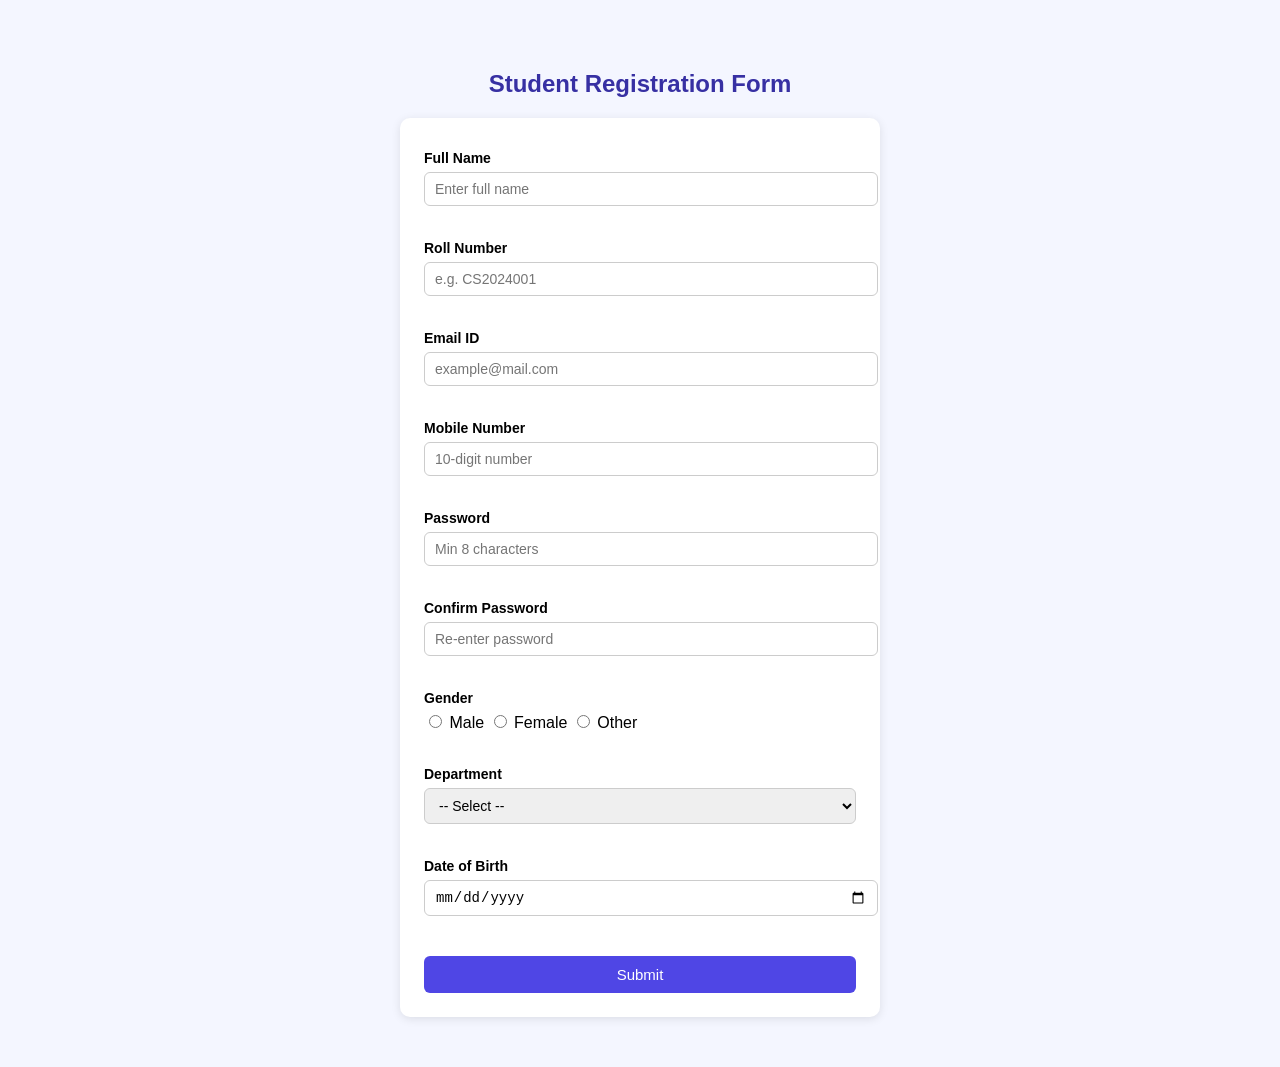
<file: Task-3/index.html>
<!DOCTYPE html>
<html lang="en">
<head>
  <meta charset="UTF-8" />
  <title>Student Registration</title>
  <link rel="stylesheet" href="style.css" />
</head>
<body>

<h2>Student Registration Form</h2>

<form id="form" onsubmit="return validate()">

  <label>Full Name</label>
  <input type="text" id="fullName" placeholder="Enter full name" />
  <span class="err" id="fullNameErr"></span>

  <label>Roll Number</label>
  <input type="text" id="rollNumber" placeholder="e.g. CS2024001" />
  <span class="err" id="rollNumberErr"></span>

  <label>Email ID</label>
  <input type="text" id="email" placeholder="example@mail.com" />
  <span class="err" id="emailErr"></span>

  <label>Mobile Number</label>
  <input type="text" id="mobile" placeholder="10-digit number" maxlength="10" />
  <span class="err" id="mobileErr"></span>

  <label>Password</label>
  <input type="password" id="password" placeholder="Min 8 characters" />
  <span class="err" id="passwordErr"></span>

  <label>Confirm Password</label>
  <input type="password" id="confirmPassword" placeholder="Re-enter password" />
  <span class="err" id="confirmPasswordErr"></span>

  <label>Gender</label>
  <div>
    <input type="radio" name="gender" value="Male" /> Male
    <input type="radio" name="gender" value="Female" /> Female
    <input type="radio" name="gender" value="Other" /> Other
  </div>
  <span class="err" id="genderErr"></span>

  <label>Department</label>
  <select id="department">
    <option value="">-- Select --</option>
    <option>Computer Science</option>
    <option>Electronics</option>
    <option>Mechanical</option>
    <option>Civil</option>
    <option>Information Technology</option>
    <option>Electrical</option>
    <option>Chemical</option>
    <option>Others</option>
  </select>
  <span class="err" id="departmentErr"></span>

  <label>Date of Birth</label>
  <input type="date" id="dob" />
  <span class="err" id="dobErr"></span>

  <button type="submit">Submit</button>

</form>

<div id="success" style="display:none;">
  <h3>✅ Registration Successful!</h3>
  <p id="summary"></p>
</div>

<script src="script.js"></script>
</body>
</html>
</file>
<file: Task-3/style.css>
body {
  font-family: Arial, sans-serif;
  max-width: 480px;
  margin: 30px auto;
  padding: 20px;
  background: #f4f6ff;
}

h2 {
  text-align: center;
  color: #3730a3;
  margin-bottom: 20px;
}

form {
  background: #fff;
  padding: 24px;
  border-radius: 10px;
  box-shadow: 0 2px 10px rgba(0,0,0,0.1);
  display: flex;
  flex-direction: column;
  gap: 6px;
}

label {
  font-weight: bold;
  margin-top: 8px;
  font-size: 14px;
}

input[type="text"],
input[type="password"],
input[type="date"],
select {
  padding: 8px 10px;
  border: 1px solid #ccc;
  border-radius: 6px;
  font-size: 14px;
  width: 100%;
}

input.invalid, select.invalid {
  border-color: red;
}

.err {
  color: red;
  font-size: 12px;
  min-height: 14px;
}

button {
  margin-top: 14px;
  padding: 10px;
  background: #4f46e5;
  color: white;
  border: none;
  border-radius: 6px;
  font-size: 15px;
  cursor: pointer;
}

button:hover { background: #3730a3; }

#success {
  background: #fff;
  padding: 20px;
  margin-top: 20px;
  border-radius: 10px;
  text-align: center;
  box-shadow: 0 2px 10px rgba(0,0,0,0.1);
  color: green;
}
</file>
